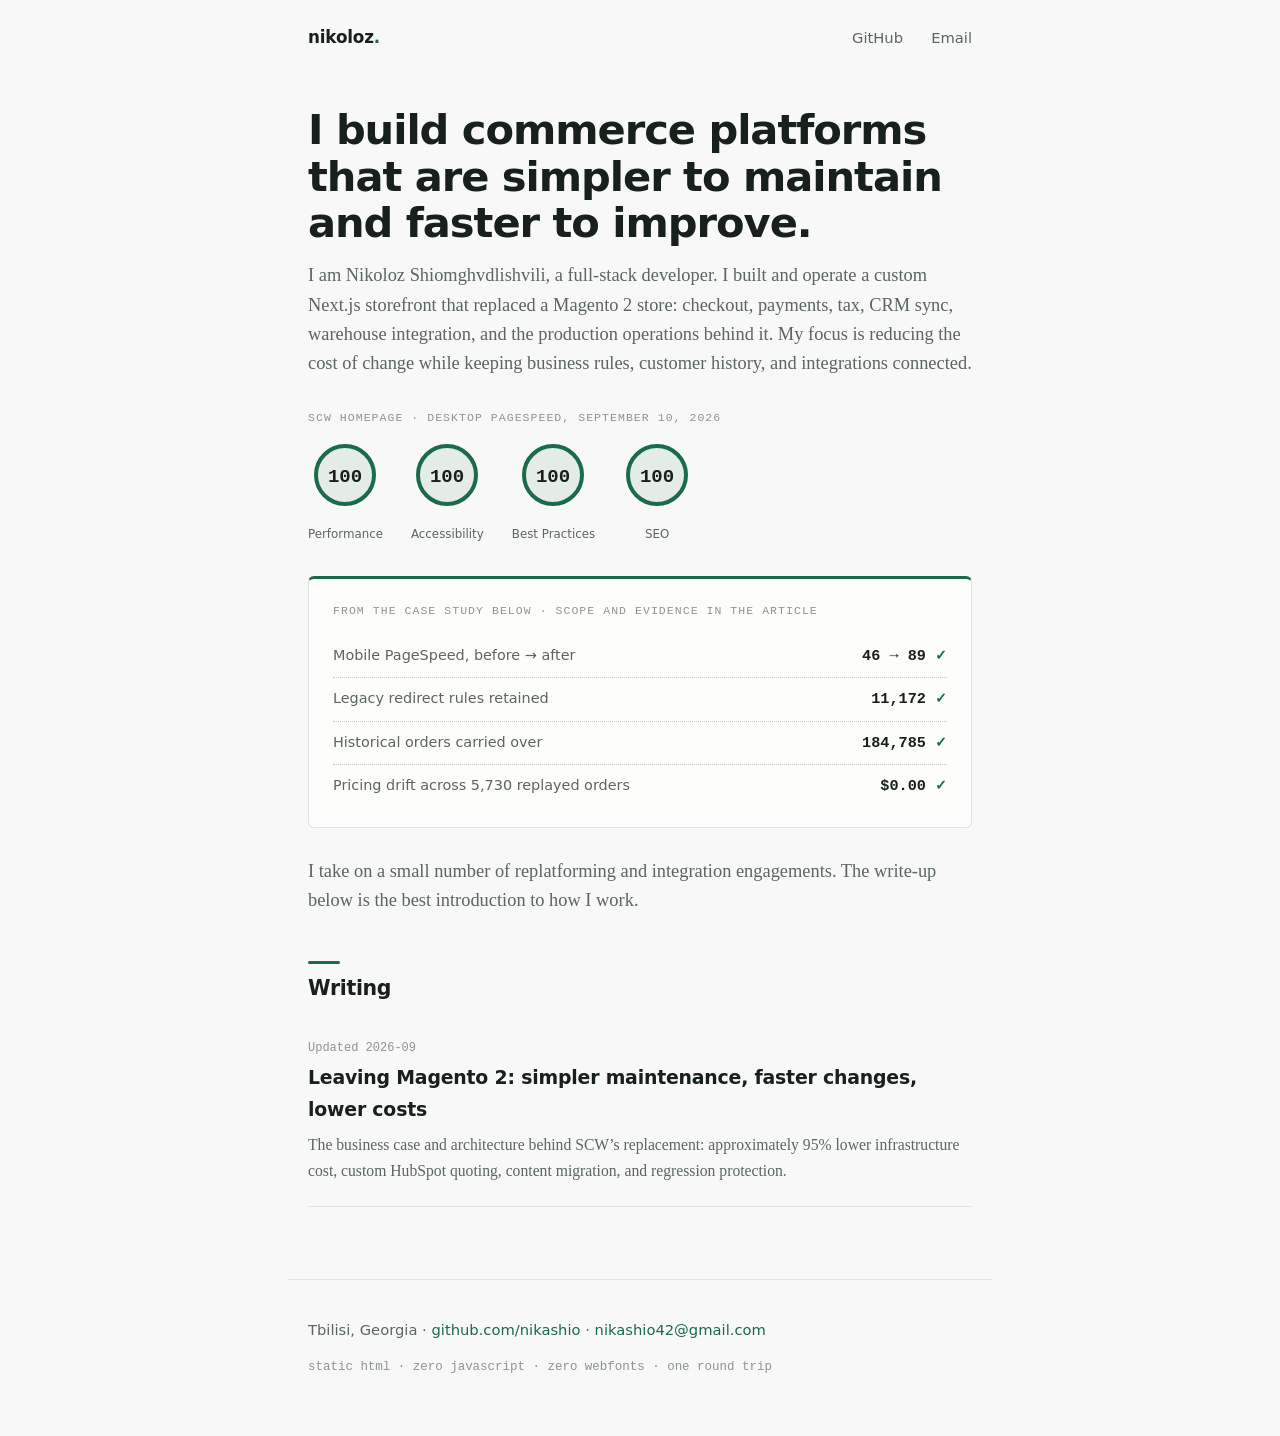
<file: index.html>
<!doctype html>
<html lang="en">
<head>
<meta charset="utf-8">
<meta name="viewport" content="width=device-width, initial-scale=1">
<title>Nikoloz Shiomghvdlishvili</title>
<meta name="description" content="Commerce modernization, custom HubSpot apps, and reliable integrations. Simpler platforms that cost less to operate and are faster to improve.">
<link rel="canonical" href="https://nikashio.github.io/">
<meta property="og:title" content="Nikoloz Shiomghvdlishvili">
<meta property="og:description" content="Commerce modernization, custom HubSpot apps, and reliable integrations. Simpler platforms that cost less to operate and are faster to improve.">
<link rel="stylesheet" href="/style.css">
</head>
<body>
<header class="site">
  <a class="brand" href="/">nikoloz<span>.</span></a>
  <nav class="site">
    <a href="https://github.com/nikashio">GitHub</a>
    <a href="mailto:nikashio42@gmail.com">Email</a>
  </nav>
</header>
<main>
  <h1>I build commerce platforms that are simpler to maintain and faster to improve.</h1>
  <p class="lede">I am Nikoloz Shiomghvdlishvili, a full-stack developer. I built and operate a custom Next.js storefront that replaced a Magento 2 store: checkout, payments, tax, CRM sync, warehouse integration, and the production operations behind it. My focus is reducing the cost of change while keeping business rules, customer history, and integrations connected.</p>

  <div class="rings-block">
    <p class="strip-caption">SCW homepage &middot; desktop PageSpeed, September 10, 2026</p>
    <div class="rings" role="img" aria-label="Desktop Lighthouse scores on September 10, 2026: 100 for Performance, Accessibility, Best Practices, and SEO">
      <div class="ring"><svg viewBox="0 0 68 68" aria-hidden="true"><circle class="disc" cx="34" cy="34" r="29"/><text class="score" x="34" y="41" text-anchor="middle">100</text></svg><span class="ring-label">Performance</span></div>
      <div class="ring"><svg viewBox="0 0 68 68" aria-hidden="true"><circle class="disc" cx="34" cy="34" r="29"/><text class="score" x="34" y="41" text-anchor="middle">100</text></svg><span class="ring-label">Accessibility</span></div>
      <div class="ring"><svg viewBox="0 0 68 68" aria-hidden="true"><circle class="disc" cx="34" cy="34" r="29"/><text class="score" x="34" y="41" text-anchor="middle">100</text></svg><span class="ring-label">Best Practices</span></div>
      <div class="ring"><svg viewBox="0 0 68 68" aria-hidden="true"><circle class="disc" cx="34" cy="34" r="29"/><text class="score" x="34" y="41" text-anchor="middle">100</text></svg><span class="ring-label">SEO</span></div>
    </div>
  </div>

  <div class="ledger">
    <p class="caption">From the case study below &middot; scope and evidence in the article</p>
    <dl>
      <div class="row"><dt>Mobile PageSpeed, before &rarr; after</dt><dd>46 &rarr; 89 <span class="tick">&check;</span></dd></div>
      <div class="row"><dt>Legacy redirect rules retained</dt><dd>11,172 <span class="tick">&check;</span></dd></div>
      <div class="row"><dt>Historical orders carried over</dt><dd>184,785 <span class="tick">&check;</span></dd></div>
      <div class="row"><dt>Pricing drift across 5,730 replayed orders</dt><dd>$0.00 <span class="tick">&check;</span></dd></div>
    </dl>
  </div>

  <p class="lede">I take on a small number of replatforming and integration engagements. The write-up below is the best introduction to how I work.</p>

  <h2>Writing</h2>
  <ul class="post-list">
    <li>
      <span class="date">Updated 2026-09</span>
      <a href="/blog/leaving-magento-2/">Leaving Magento 2: simpler maintenance, faster changes, lower costs</a>
      <p>The business case and architecture behind SCW’s replacement: approximately 95% lower infrastructure cost, custom HubSpot quoting, content migration, and regression protection.</p>
    </li>
  </ul>
</main>
<footer class="site">
  <p>Tbilisi, Georgia &middot; <a href="https://github.com/nikashio">github.com/nikashio</a> &middot; <a href="mailto:nikashio42@gmail.com">nikashio42@gmail.com</a></p>
  <p class="note">static html &middot; zero javascript &middot; zero webfonts &middot; one round trip</p>
</footer>
</body>
</html>
</file>
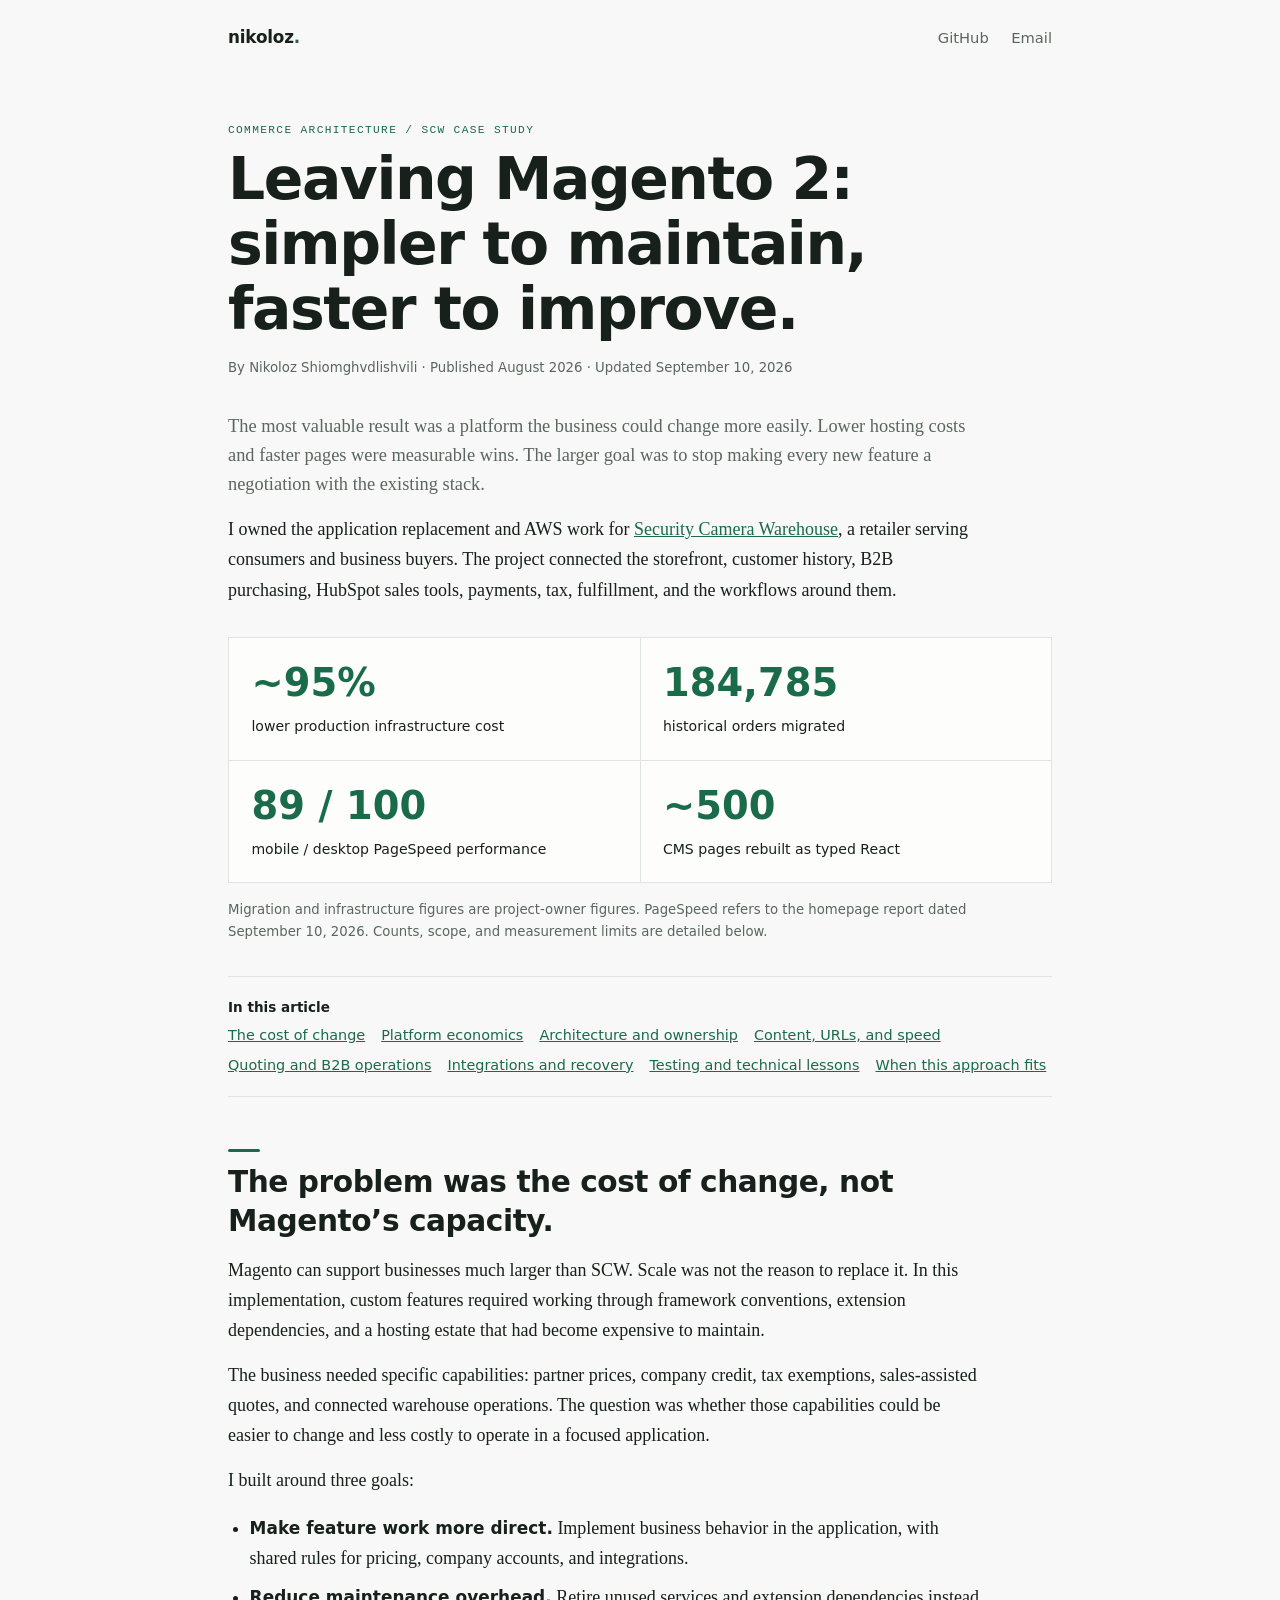
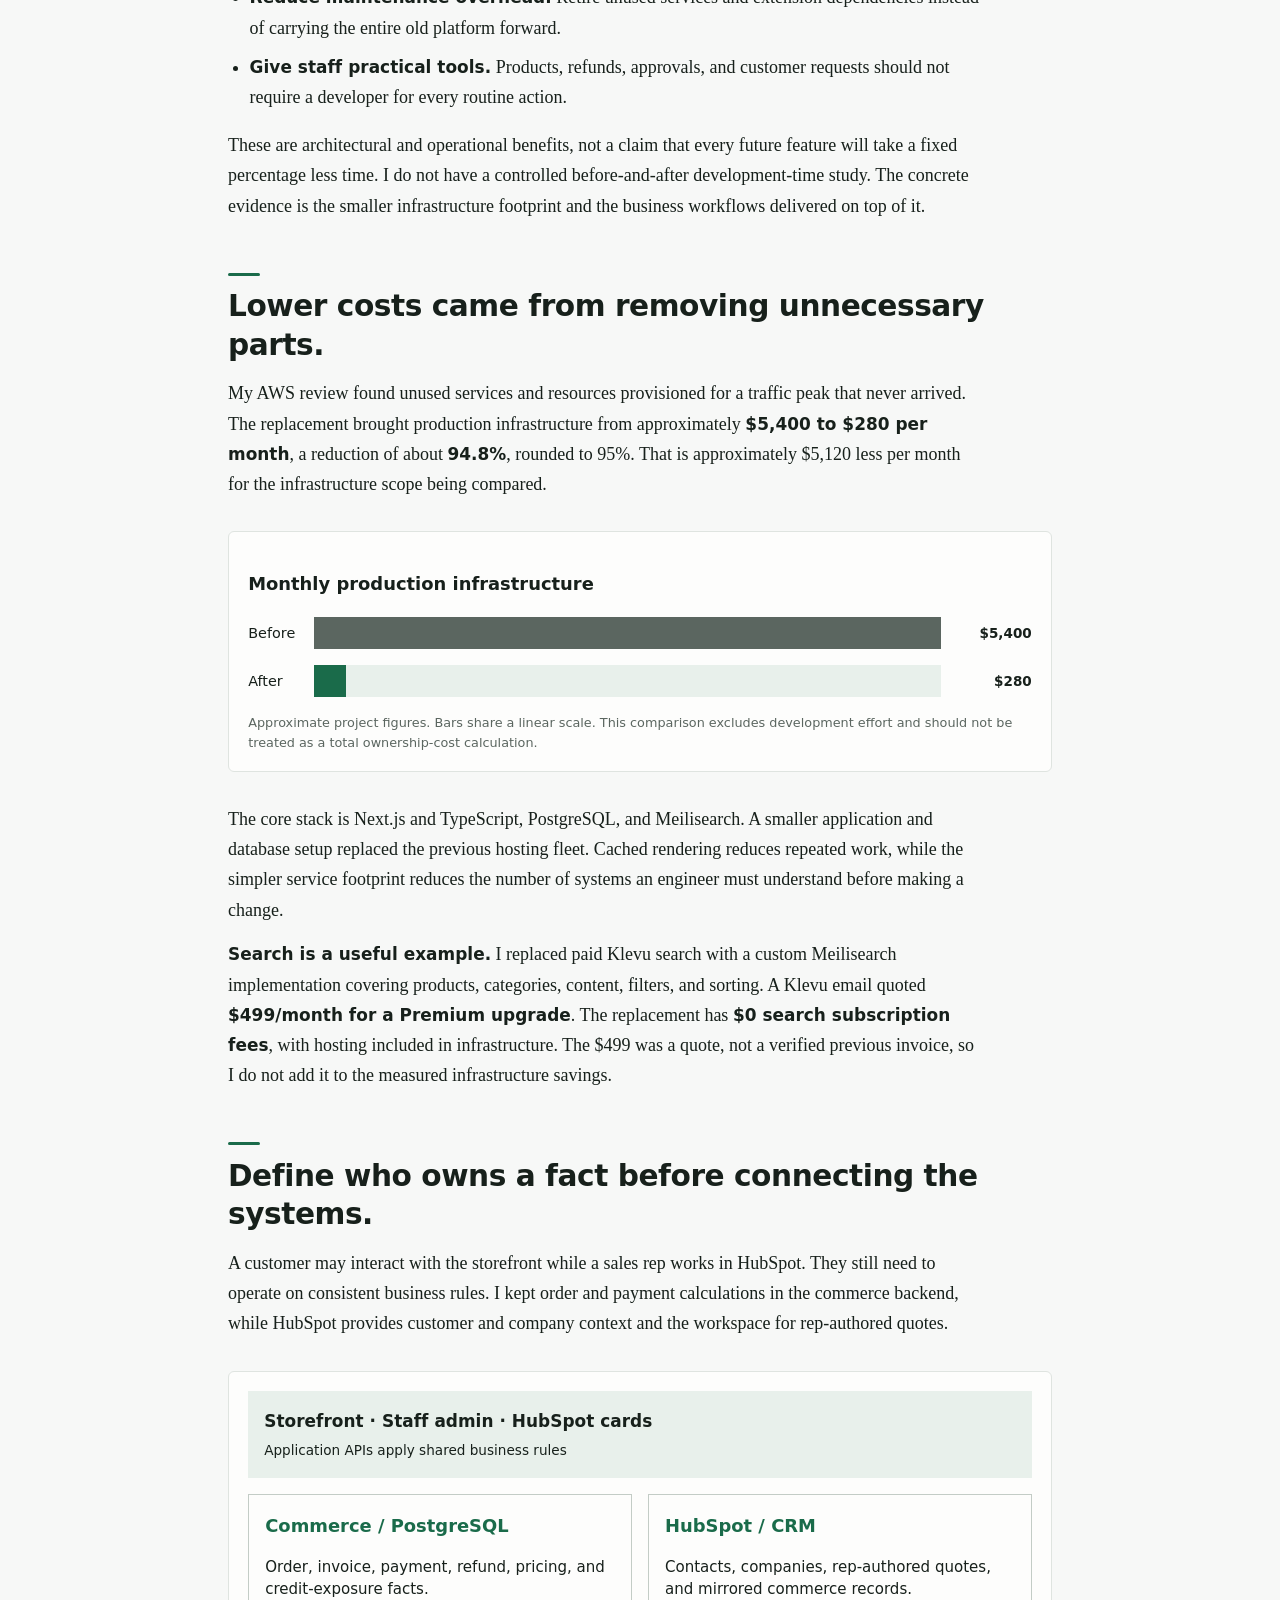
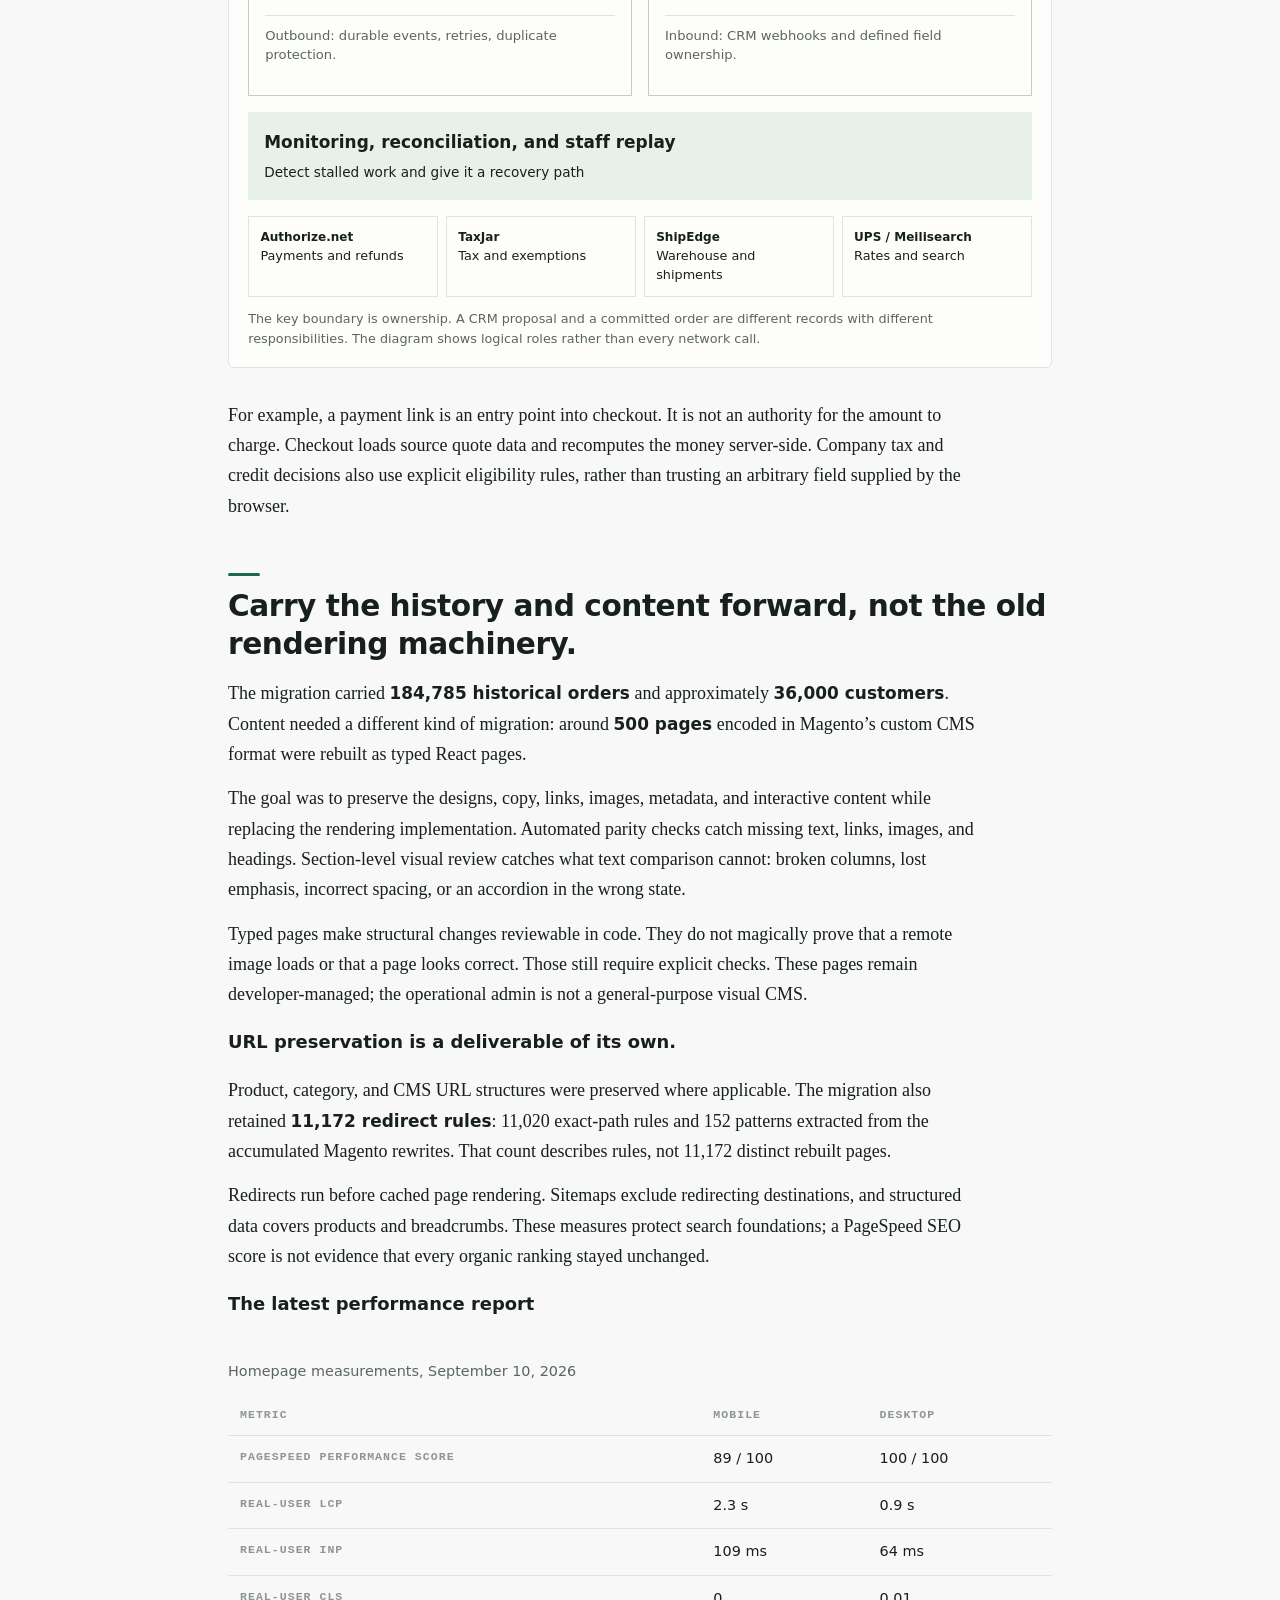
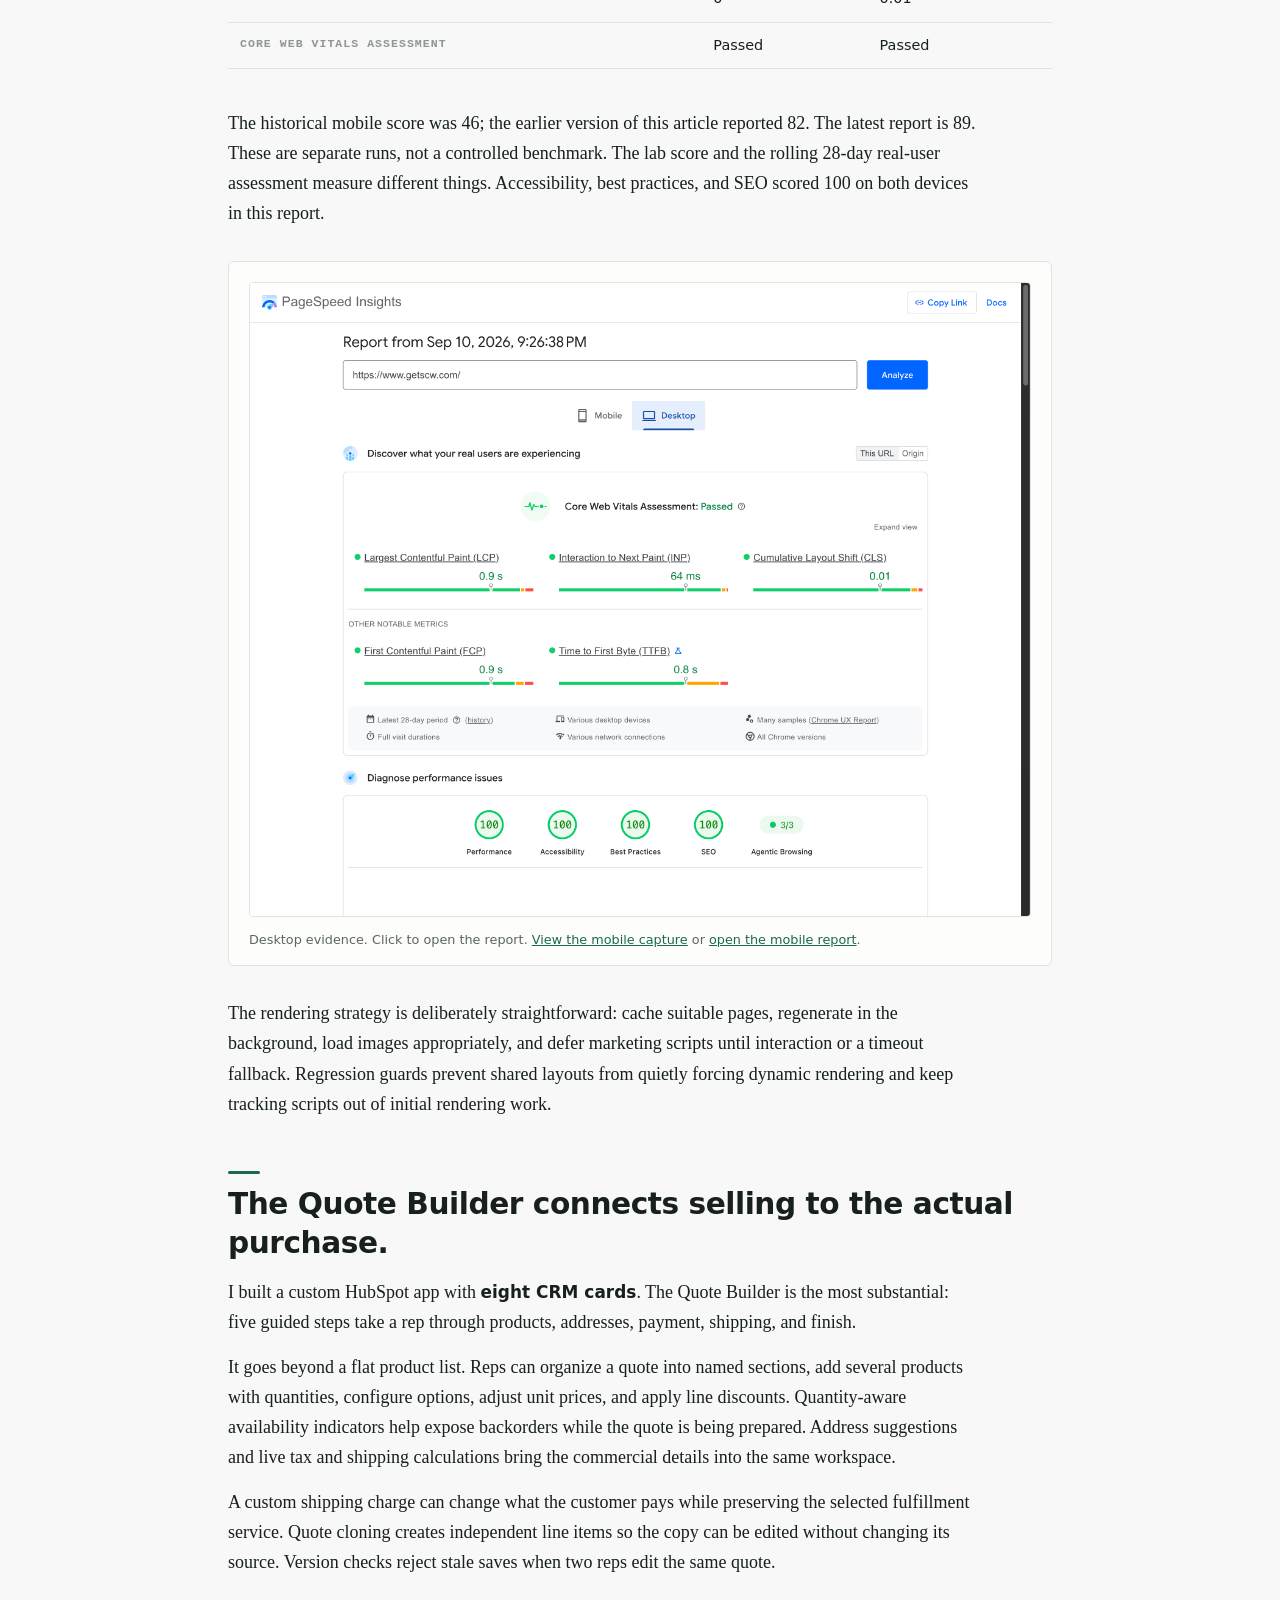
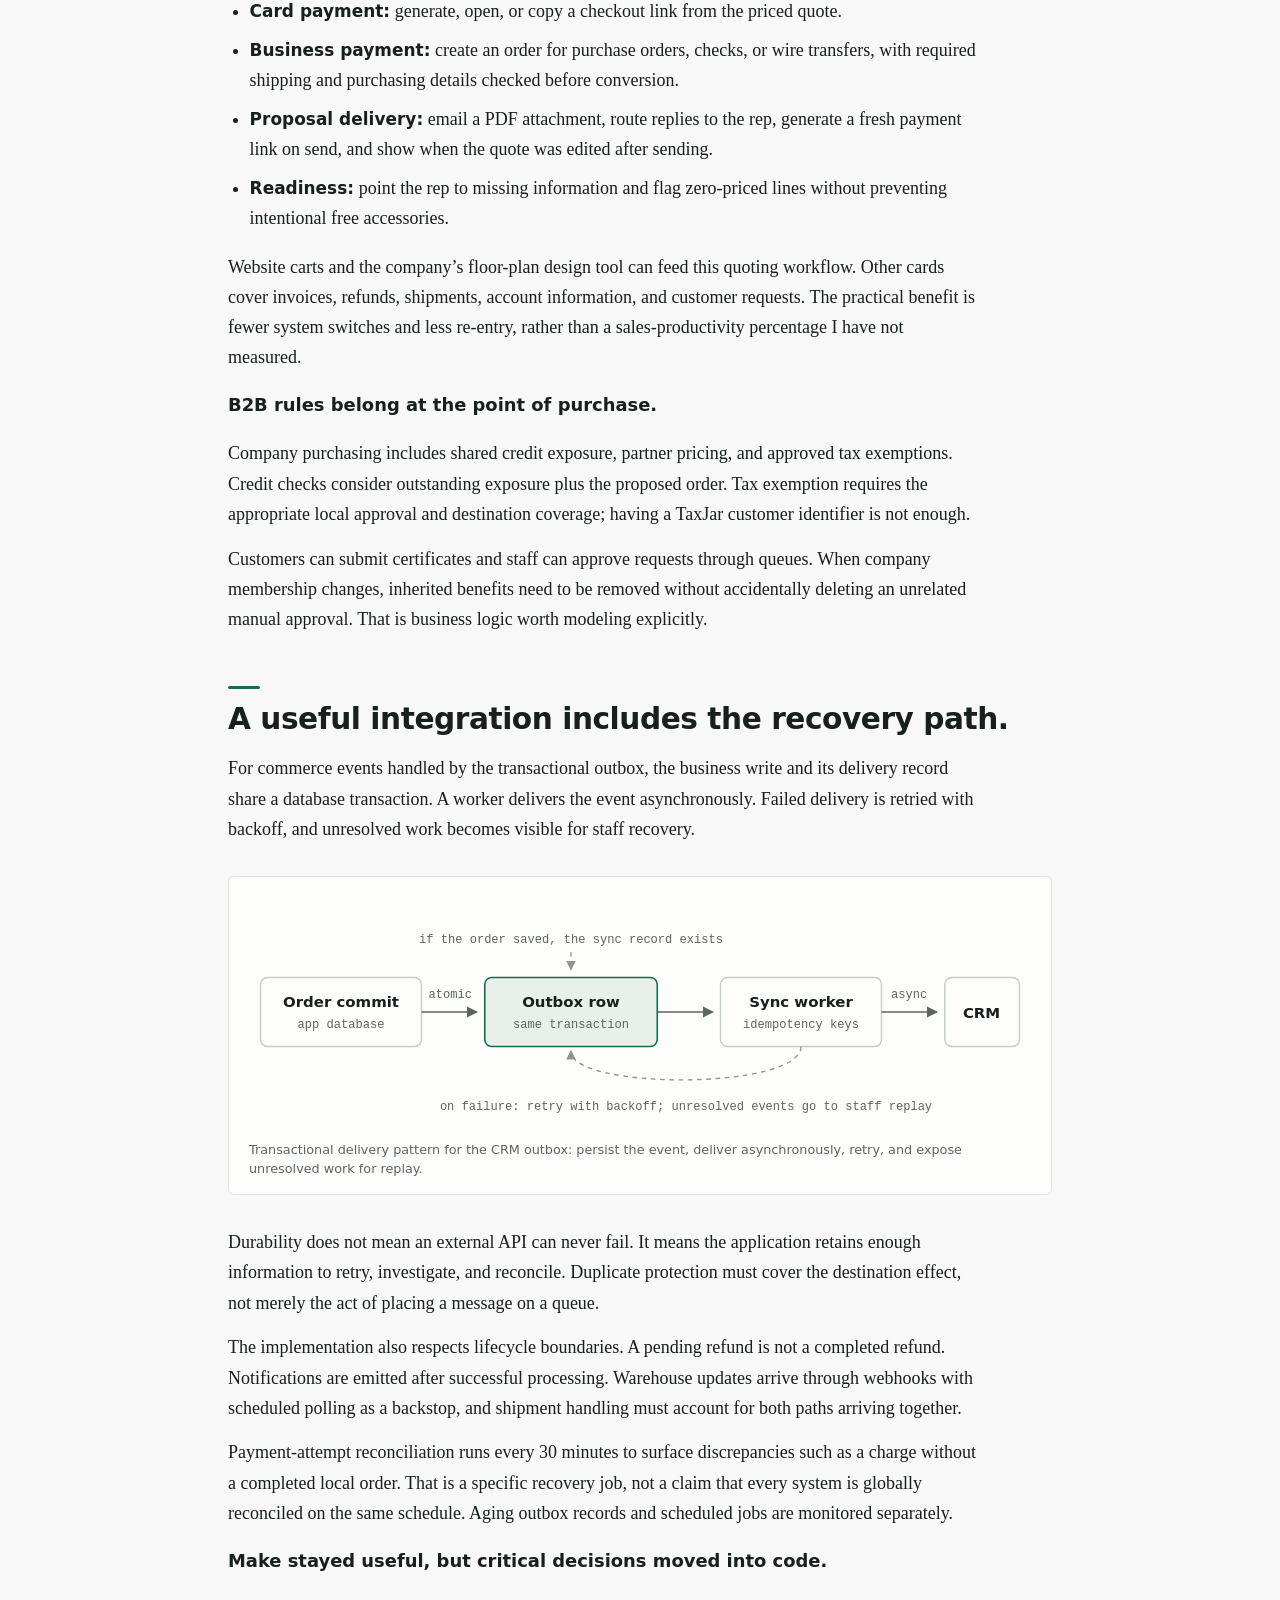
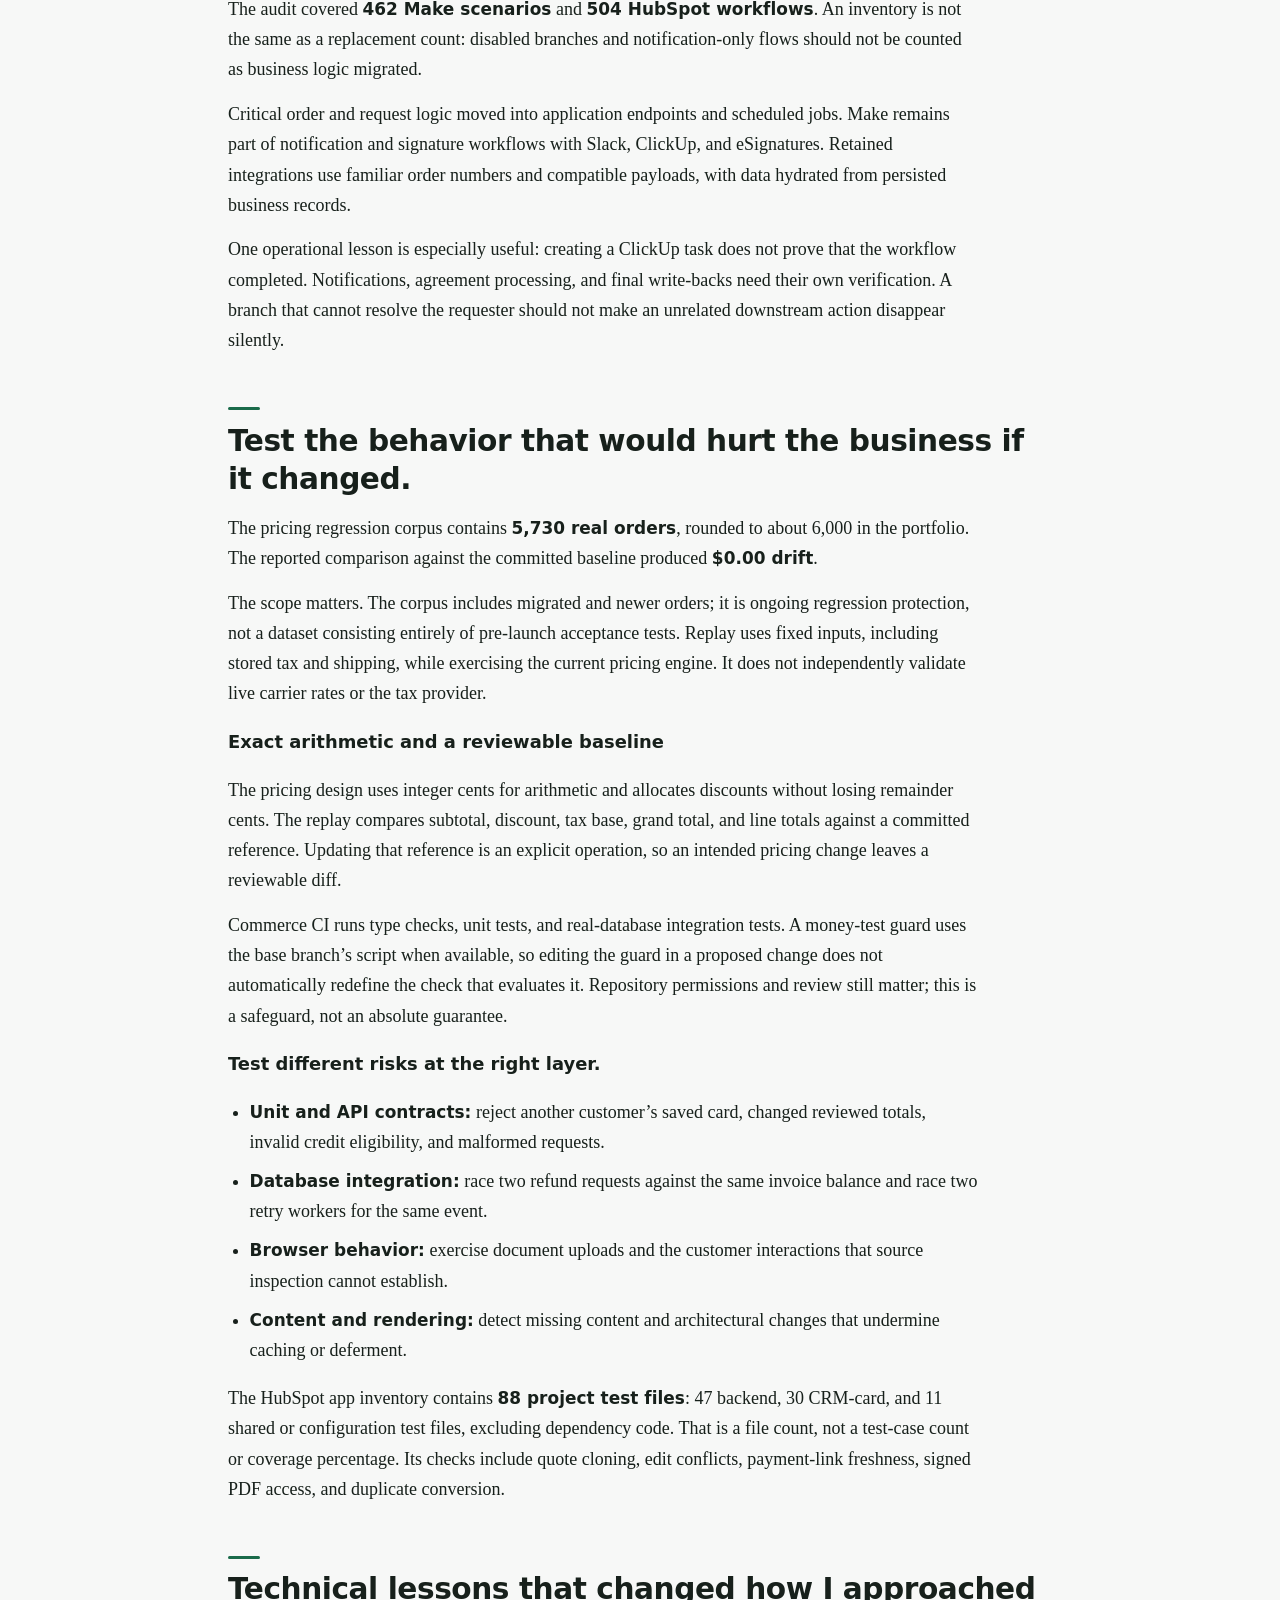
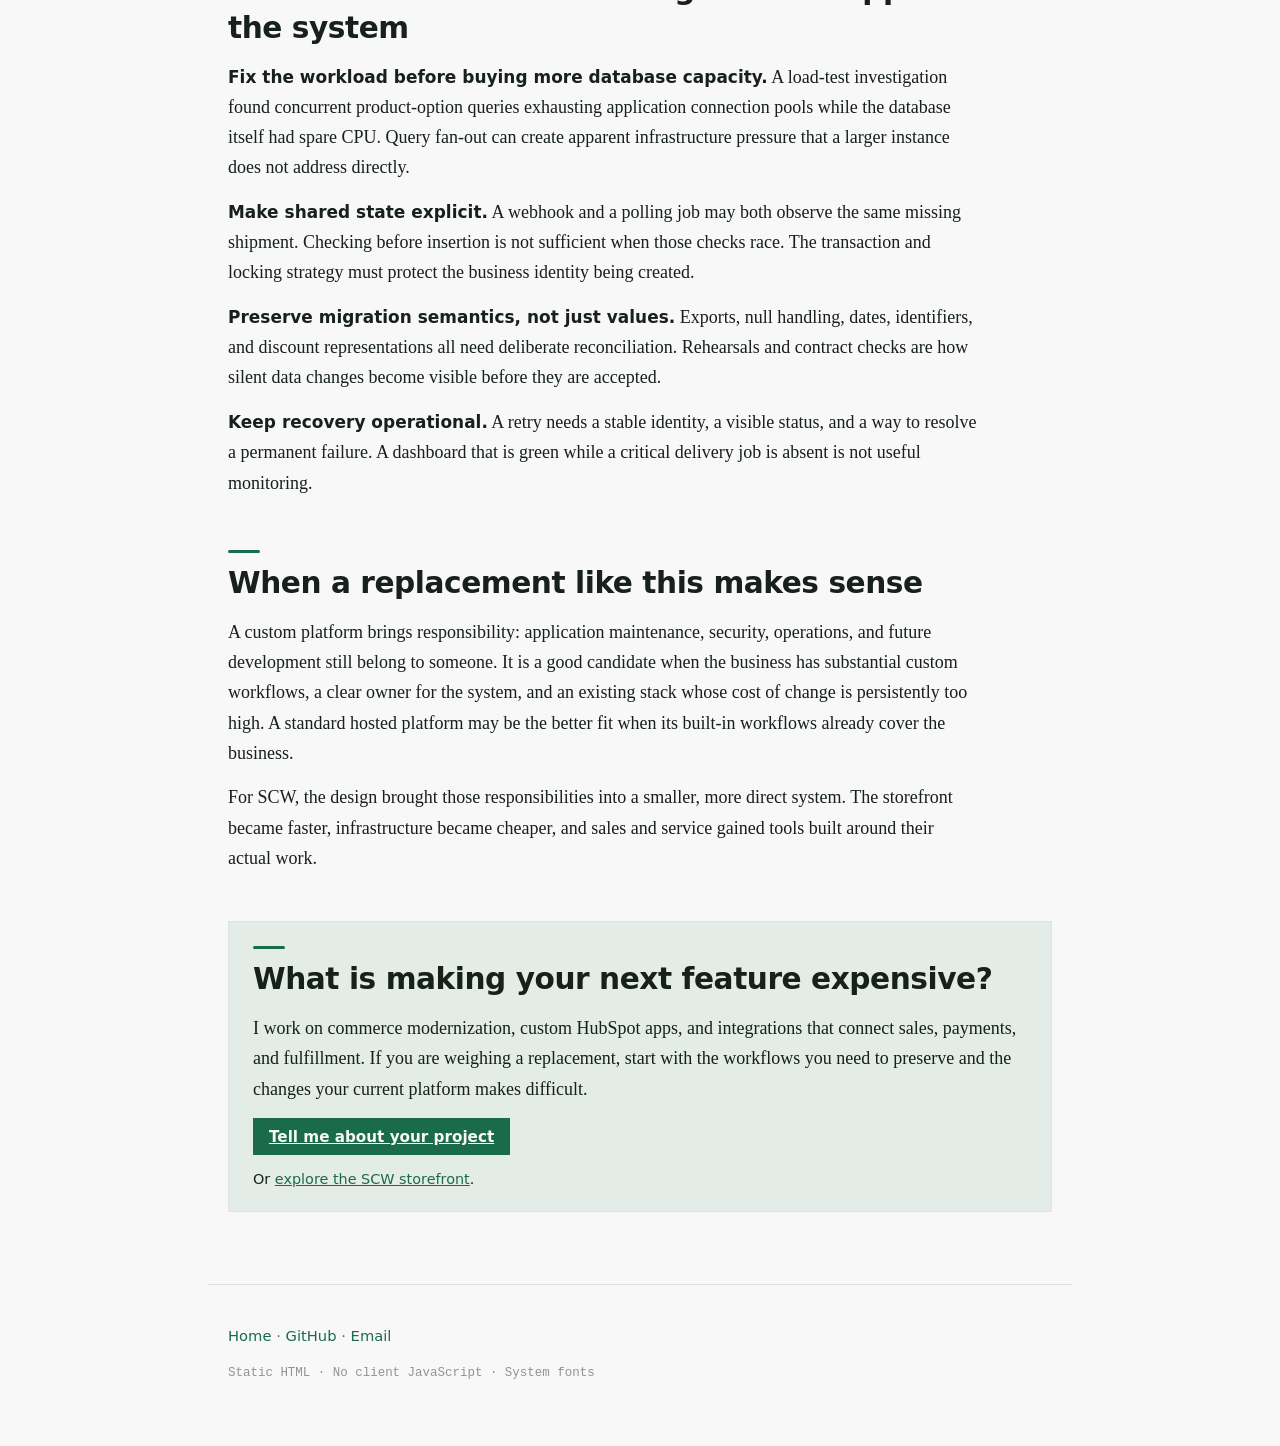
<file: blog/leaving-magento-2/index.html>
<!doctype html>
<html lang="en"><head>
<meta charset="utf-8"><meta name="viewport" content="width=device-width, initial-scale=1">
<title>Leaving Magento 2: simpler maintenance, faster changes, lower costs | Nika Shiomghvdlishvili</title>
<meta name="description" content="How I replaced SCW’s Magento store with a simpler commerce platform: approximately 95% lower infrastructure cost, custom HubSpot quoting, reliable integrations, and pricing regression tests.">
<link rel="canonical" href="https://nikashio.github.io/blog/leaving-magento-2/">
<meta property="og:title" content="Leaving Magento 2: a simpler platform that is faster to improve">
<meta property="og:description" content="The business case and technical decisions behind SCW’s commerce replacement: cost, speed, HubSpot, B2B workflows, and safe change.">
<meta property="og:type" content="article"><meta property="og:url" content="https://nikashio.github.io/blog/leaving-magento-2/">
<meta property="og:image" content="https://nikashio.github.io/blog/leaving-magento-2/img/pagespeed-desktop-2026-09-10.png">
<meta property="og:image:alt" content="SCW desktop PageSpeed report with all four lab scores at 100 and Core Web Vitals passed">
<link rel="stylesheet" href="/style.css"><link rel="stylesheet" href="article.css">
</head><body class="case-study">
<header class="site"><a class="brand" href="/">nikoloz<span>.</span></a><nav class="site" aria-label="Main"><a href="https://github.com/nikashio">GitHub</a><a href="mailto:nikashio42@gmail.com">Email</a></nav></header>
<main><article>
<p class="eyebrow">Commerce architecture / SCW case study</p>
<h1>Leaving Magento 2: simpler to maintain, faster to improve.</h1>
<p class="meta">By Nikoloz Shiomghvdlishvili · Published August 2026 · Updated September 10, 2026</p>
<p class="lede">The most valuable result was a platform the business could change more easily. Lower hosting costs and faster pages were measurable wins. The larger goal was to stop making every new feature a negotiation with the existing stack.</p>
<p>I owned the application replacement and AWS work for <a href="https://www.getscw.com/">Security Camera Warehouse</a>, a retailer serving consumers and business buyers. The project connected the storefront, customer history, B2B purchasing, HubSpot sales tools, payments, tax, fulfillment, and the workflows around them.</p>
<div class="result-grid" aria-label="Project results">
<div><strong>~95%</strong><span>lower production infrastructure cost</span></div>
<div><strong>184,785</strong><span>historical orders migrated</span></div>
<div><strong>89 / 100</strong><span>mobile / desktop PageSpeed performance</span></div>
<div><strong>~500</strong><span>CMS pages rebuilt as typed React</span></div>
</div>
<p class="evidence-note">Migration and infrastructure figures are project-owner figures. PageSpeed refers to the homepage report dated September 10, 2026. Counts, scope, and measurement limits are detailed below.</p>
<nav class="article-nav" aria-label="In this article"><strong>In this article</strong><a href="#cost-of-change">The cost of change</a><a href="#economics">Platform economics</a><a href="#architecture">Architecture and ownership</a><a href="#migration">Content, URLs, and speed</a><a href="#quoting">Quoting and B2B operations</a><a href="#integrations">Integrations and recovery</a><a href="#testing">Testing and technical lessons</a><a href="#fit">When this approach fits</a></nav>
<h2 id="cost-of-change">The problem was the cost of change, not Magento’s capacity.</h2>
<p>Magento can support businesses much larger than SCW. Scale was not the reason to replace it. In this implementation, custom features required working through framework conventions, extension dependencies, and a hosting estate that had become expensive to maintain.</p>
<p>The business needed specific capabilities: partner prices, company credit, tax exemptions, sales-assisted quotes, and connected warehouse operations. The question was whether those capabilities could be easier to change and less costly to operate in a focused application.</p>
<p>I built around three goals:</p>
<ul><li><strong>Make feature work more direct.</strong> Implement business behavior in the application, with shared rules for pricing, company accounts, and integrations.</li><li><strong>Reduce maintenance overhead.</strong> Retire unused services and extension dependencies instead of carrying the entire old platform forward.</li><li><strong>Give staff practical tools.</strong> Products, refunds, approvals, and customer requests should not require a developer for every routine action.</li></ul>
<p>These are architectural and operational benefits, not a claim that every future feature will take a fixed percentage less time. I do not have a controlled before-and-after development-time study. The concrete evidence is the smaller infrastructure footprint and the business workflows delivered on top of it.</p>
<h2 id="economics">Lower costs came from removing unnecessary parts.</h2>
<p>My AWS review found unused services and resources provisioned for a traffic peak that never arrived. The replacement brought production infrastructure from approximately <strong>$5,400 to $280 per month</strong>, a reduction of about <strong>94.8%</strong>, rounded to 95%. That is approximately $5,120 less per month for the infrastructure scope being compared.</p>
<figure class="cost-figure"><h3>Monthly production infrastructure</h3><div class="cost-row"><span>Before</span><div class="cost-track"><div class="cost-fill before" style="width:100%"></div></div><strong>$5,400</strong></div><div class="cost-row"><span>After</span><div class="cost-track"><div class="cost-fill" style="width:5.1852%"></div></div><strong>$280</strong></div><figcaption>Approximate project figures. Bars share a linear scale. This comparison excludes development effort and should not be treated as a total ownership-cost calculation.</figcaption></figure>
<p>The core stack is Next.js and TypeScript, PostgreSQL, and Meilisearch. A smaller application and database setup replaced the previous hosting fleet. Cached rendering reduces repeated work, while the simpler service footprint reduces the number of systems an engineer must understand before making a change.</p>
<p><strong>Search is a useful example.</strong> I replaced paid Klevu search with a custom Meilisearch implementation covering products, categories, content, filters, and sorting. A Klevu email quoted <strong>$499/month for a Premium upgrade</strong>. The replacement has <strong>$0 search subscription fees</strong>, with hosting included in infrastructure. The $499 was a quote, not a verified previous invoice, so I do not add it to the measured infrastructure savings.</p>
<h2 id="architecture">Define who owns a fact before connecting the systems.</h2>
<p>A customer may interact with the storefront while a sales rep works in HubSpot. They still need to operate on consistent business rules. I kept order and payment calculations in the commerce backend, while HubSpot provides customer and company context and the workspace for rep-authored quotes.</p>
<figure class="architecture-figure">
<div class="architecture-entry"><strong>Storefront · Staff admin · HubSpot cards</strong><span>Application APIs apply shared business rules</span></div>
<div class="architecture-pair"><div><h3>Commerce / PostgreSQL</h3><p>Order, invoice, payment, refund, pricing, and credit-exposure facts.</p><p class="direction">Outbound: durable events, retries, duplicate protection.</p></div><div><h3>HubSpot / CRM</h3><p>Contacts, companies, rep-authored quotes, and mirrored commerce records.</p><p class="direction">Inbound: CRM webhooks and defined field ownership.</p></div></div>
<div class="architecture-entry secondary"><strong>Monitoring, reconciliation, and staff replay</strong><span>Detect stalled work and give it a recovery path</span></div>
<div class="integration-grid"><div><strong>Authorize.net</strong><span>Payments and refunds</span></div><div><strong>TaxJar</strong><span>Tax and exemptions</span></div><div><strong>ShipEdge</strong><span>Warehouse and shipments</span></div><div><strong>UPS / Meilisearch</strong><span>Rates and search</span></div></div>
<figcaption>The key boundary is ownership. A CRM proposal and a committed order are different records with different responsibilities. The diagram shows logical roles rather than every network call.</figcaption></figure>
<p>For example, a payment link is an entry point into checkout. It is not an authority for the amount to charge. Checkout loads source quote data and recomputes the money server-side. Company tax and credit decisions also use explicit eligibility rules, rather than trusting an arbitrary field supplied by the browser.</p>
<h2 id="migration">Carry the history and content forward, not the old rendering machinery.</h2>
<p>The migration carried <strong>184,785 historical orders</strong> and approximately <strong>36,000 customers</strong>. Content needed a different kind of migration: around <strong>500 pages</strong> encoded in Magento’s custom CMS format were rebuilt as typed React pages.</p>
<p>The goal was to preserve the designs, copy, links, images, metadata, and interactive content while replacing the rendering implementation. Automated parity checks catch missing text, links, images, and headings. Section-level visual review catches what text comparison cannot: broken columns, lost emphasis, incorrect spacing, or an accordion in the wrong state.</p>
<p>Typed pages make structural changes reviewable in code. They do not magically prove that a remote image loads or that a page looks correct. Those still require explicit checks. These pages remain developer-managed; the operational admin is not a general-purpose visual CMS.</p>
<h3>URL preservation is a deliverable of its own.</h3>
<p>Product, category, and CMS URL structures were preserved where applicable. The migration also retained <strong>11,172 redirect rules</strong>: 11,020 exact-path rules and 152 patterns extracted from the accumulated Magento rewrites. That count describes rules, not 11,172 distinct rebuilt pages.</p>
<p>Redirects run before cached page rendering. Sitemaps exclude redirecting destinations, and structured data covers products and breadcrumbs. These measures protect search foundations; a PageSpeed SEO score is not evidence that every organic ranking stayed unchanged.</p>
<h3>The latest performance report</h3>
<div class="table-scroll"><table><caption>Homepage measurements, September 10, 2026</caption><thead><tr><th scope="col">Metric</th><th scope="col">Mobile</th><th scope="col">Desktop</th></tr></thead><tbody><tr><th scope="row">PageSpeed performance score</th><td>89 / 100</td><td>100 / 100</td></tr><tr><th scope="row">Real-user LCP</th><td>2.3 s</td><td>0.9 s</td></tr><tr><th scope="row">Real-user INP</th><td>109 ms</td><td>64 ms</td></tr><tr><th scope="row">Real-user CLS</th><td>0</td><td>0.01</td></tr><tr><th scope="row">Core Web Vitals assessment</th><td>Passed</td><td>Passed</td></tr></tbody></table></div>
<p>The historical mobile score was 46; the earlier version of this article reported 82. The latest report is 89. These are separate runs, not a controlled benchmark. The lab score and the rolling 28-day real-user assessment measure different things. Accessibility, best practices, and SEO scored 100 on both devices in this report.</p>
<figure><a href="https://pagespeed.web.dev/analysis/https-www-getscw-com/fttrlmfcn6?form_factor=desktop"><img src="img/pagespeed-desktop-2026-09-10.png" alt="SCW desktop PageSpeed report: performance, accessibility, best practices, and SEO all score 100; Core Web Vitals passed" width="2560" height="2080" loading="lazy" decoding="async"></a><figcaption>Desktop evidence. Click to open the report. <a href="img/pagespeed-mobile-2026-09-10.png">View the mobile capture</a> or <a href="https://pagespeed.web.dev/analysis/https-www-getscw-com/fttrlmfcn6?form_factor=mobile">open the mobile report</a>.</figcaption></figure>
<p>The rendering strategy is deliberately straightforward: cache suitable pages, regenerate in the background, load images appropriately, and defer marketing scripts until interaction or a timeout fallback. Regression guards prevent shared layouts from quietly forcing dynamic rendering and keep tracking scripts out of initial rendering work.</p>
<h2 id="quoting">The Quote Builder connects selling to the actual purchase.</h2>
<p>I built a custom HubSpot app with <strong>eight CRM cards</strong>. The Quote Builder is the most substantial: five guided steps take a rep through products, addresses, payment, shipping, and finish.</p>
<p>It goes beyond a flat product list. Reps can organize a quote into named sections, add several products with quantities, configure options, adjust unit prices, and apply line discounts. Quantity-aware availability indicators help expose backorders while the quote is being prepared. Address suggestions and live tax and shipping calculations bring the commercial details into the same workspace.</p>
<p>A custom shipping charge can change what the customer pays while preserving the selected fulfillment service. Quote cloning creates independent line items so the copy can be edited without changing its source. Version checks reject stale saves when two reps edit the same quote.</p>
<ul><li><strong>Card payment:</strong> generate, open, or copy a checkout link from the priced quote.</li><li><strong>Business payment:</strong> create an order for purchase orders, checks, or wire transfers, with required shipping and purchasing details checked before conversion.</li><li><strong>Proposal delivery:</strong> email a PDF attachment, route replies to the rep, generate a fresh payment link on send, and show when the quote was edited after sending.</li><li><strong>Readiness:</strong> point the rep to missing information and flag zero-priced lines without preventing intentional free accessories.</li></ul>
<p>Website carts and the company’s floor-plan design tool can feed this quoting workflow. Other cards cover invoices, refunds, shipments, account information, and customer requests. The practical benefit is fewer system switches and less re-entry, rather than a sales-productivity percentage I have not measured.</p>
<h3>B2B rules belong at the point of purchase.</h3>
<p>Company purchasing includes shared credit exposure, partner pricing, and approved tax exemptions. Credit checks consider outstanding exposure plus the proposed order. Tax exemption requires the appropriate local approval and destination coverage; having a TaxJar customer identifier is not enough.</p>
<p>Customers can submit certificates and staff can approve requests through queues. When company membership changes, inherited benefits need to be removed without accidentally deleting an unrelated manual approval. That is business logic worth modeling explicitly.</p>
<h2 id="integrations">A useful integration includes the recovery path.</h2>
<p>For commerce events handled by the transactional outbox, the business write and its delivery record share a database transaction. A worker delivers the event asynchronously. Failed delivery is retried with backoff, and unresolved work becomes visible for staff recovery.</p>
<figure><svg class="diagram" viewBox="0 0 680 200" role="img" aria-label="Diagram of the transactional outbox: an order commit writes an outbox row in the same database transaction, a sync worker delivers it to the CRM asynchronously, retries with backoff, and permanently failed events go to an admin replay queue">
    <defs>
      <marker id="ah" viewBox="0 0 8 8" refX="7" refY="4" markerWidth="7" markerHeight="7" orient="auto"><path class="arrowhead" d="M0,0 L8,4 L0,8 z"/></marker>
      <marker id="ahs" viewBox="0 0 8 8" refX="7" refY="4" markerWidth="7" markerHeight="7" orient="auto"><path class="arrowhead-soft" d="M0,0 L8,4 L0,8 z"/></marker>
    </defs>
    <rect class="box" x="10" y="70" width="140" height="60" rx="6"/>
    <text class="node" x="80" y="96" text-anchor="middle">Order commit</text>
    <text class="note" x="80" y="114" text-anchor="middle">app database</text>

    <line class="flow" x1="150" y1="100" x2="198" y2="100" marker-end="url(#ah)"/>
    <text class="note" x="175" y="88" text-anchor="middle">atomic</text>

    <rect class="box box-accent" x="205" y="70" width="150" height="60" rx="6"/>
    <text class="node" x="280" y="96" text-anchor="middle">Outbox row</text>
    <text class="note" x="280" y="114" text-anchor="middle">same transaction</text>

    <line class="flow" x1="355" y1="100" x2="403" y2="100" marker-end="url(#ah)"/>

    <rect class="box" x="410" y="70" width="140" height="60" rx="6"/>
    <text class="node" x="480" y="96" text-anchor="middle">Sync worker</text>
    <text class="note" x="480" y="114" text-anchor="middle">idempotency keys</text>

    <line class="flow" x1="550" y1="100" x2="598" y2="100" marker-end="url(#ah)"/>
    <text class="note" x="574" y="88" text-anchor="middle">async</text>

    <rect class="box" x="605" y="70" width="65" height="60" rx="6"/>
    <text class="node" x="637" y="105" text-anchor="middle">CRM</text>

    <path class="flow-soft" d="M 480 130 C 480 168, 280 168, 280 134" marker-end="url(#ahs)"/>
    <text class="note" x="380" y="185" text-anchor="middle">on failure: retry with backoff; unresolved events go to staff replay</text>

    <text class="note" x="280" y="40" text-anchor="middle">if the order saved, the sync record exists</text>
    <line class="flow-soft" x1="280" y1="48" x2="280" y2="63" marker-end="url(#ahs)"/>
  </svg><figcaption>Transactional delivery pattern for the CRM outbox: persist the event, deliver asynchronously, retry, and expose unresolved work for replay.</figcaption></figure>
<p>Durability does not mean an external API can never fail. It means the application retains enough information to retry, investigate, and reconcile. Duplicate protection must cover the destination effect, not merely the act of placing a message on a queue.</p>
<p>The implementation also respects lifecycle boundaries. A pending refund is not a completed refund. Notifications are emitted after successful processing. Warehouse updates arrive through webhooks with scheduled polling as a backstop, and shipment handling must account for both paths arriving together.</p>
<p>Payment-attempt reconciliation runs every 30 minutes to surface discrepancies such as a charge without a completed local order. That is a specific recovery job, not a claim that every system is globally reconciled on the same schedule. Aging outbox records and scheduled jobs are monitored separately.</p>
<h3>Make stayed useful, but critical decisions moved into code.</h3>
<p>The audit covered <strong>462 Make scenarios</strong> and <strong>504 HubSpot workflows</strong>. An inventory is not the same as a replacement count: disabled branches and notification-only flows should not be counted as business logic migrated.</p>
<p>Critical order and request logic moved into application endpoints and scheduled jobs. Make remains part of notification and signature workflows with Slack, ClickUp, and eSignatures. Retained integrations use familiar order numbers and compatible payloads, with data hydrated from persisted business records.</p>
<p>One operational lesson is especially useful: creating a ClickUp task does not prove that the workflow completed. Notifications, agreement processing, and final write-backs need their own verification. A branch that cannot resolve the requester should not make an unrelated downstream action disappear silently.</p>
<h2 id="testing">Test the behavior that would hurt the business if it changed.</h2>
<p>The pricing regression corpus contains <strong>5,730 real orders</strong>, rounded to about 6,000 in the portfolio. The reported comparison against the committed baseline produced <strong>$0.00 drift</strong>.</p>
<p>The scope matters. The corpus includes migrated and newer orders; it is ongoing regression protection, not a dataset consisting entirely of pre-launch acceptance tests. Replay uses fixed inputs, including stored tax and shipping, while exercising the current pricing engine. It does not independently validate live carrier rates or the tax provider.</p>
<h3>Exact arithmetic and a reviewable baseline</h3>
<p>The pricing design uses integer cents for arithmetic and allocates discounts without losing remainder cents. The replay compares subtotal, discount, tax base, grand total, and line totals against a committed reference. Updating that reference is an explicit operation, so an intended pricing change leaves a reviewable diff.</p>
<p>Commerce CI runs type checks, unit tests, and real-database integration tests. A money-test guard uses the base branch’s script when available, so editing the guard in a proposed change does not automatically redefine the check that evaluates it. Repository permissions and review still matter; this is a safeguard, not an absolute guarantee.</p>
<h3>Test different risks at the right layer.</h3>
<ul><li><strong>Unit and API contracts:</strong> reject another customer’s saved card, changed reviewed totals, invalid credit eligibility, and malformed requests.</li><li><strong>Database integration:</strong> race two refund requests against the same invoice balance and race two retry workers for the same event.</li><li><strong>Browser behavior:</strong> exercise document uploads and the customer interactions that source inspection cannot establish.</li><li><strong>Content and rendering:</strong> detect missing content and architectural changes that undermine caching or deferment.</li></ul>
<p>The HubSpot app inventory contains <strong>88 project test files</strong>: 47 backend, 30 CRM-card, and 11 shared or configuration test files, excluding dependency code. That is a file count, not a test-case count or coverage percentage. Its checks include quote cloning, edit conflicts, payment-link freshness, signed PDF access, and duplicate conversion.</p>
<h2>Technical lessons that changed how I approached the system</h2>
<p><strong>Fix the workload before buying more database capacity.</strong> A load-test investigation found concurrent product-option queries exhausting application connection pools while the database itself had spare CPU. Query fan-out can create apparent infrastructure pressure that a larger instance does not address directly.</p>
<p><strong>Make shared state explicit.</strong> A webhook and a polling job may both observe the same missing shipment. Checking before insertion is not sufficient when those checks race. The transaction and locking strategy must protect the business identity being created.</p>
<p><strong>Preserve migration semantics, not just values.</strong> Exports, null handling, dates, identifiers, and discount representations all need deliberate reconciliation. Rehearsals and contract checks are how silent data changes become visible before they are accepted.</p>
<p><strong>Keep recovery operational.</strong> A retry needs a stable identity, a visible status, and a way to resolve a permanent failure. A dashboard that is green while a critical delivery job is absent is not useful monitoring.</p>
<h2 id="fit">When a replacement like this makes sense</h2>
<p>A custom platform brings responsibility: application maintenance, security, operations, and future development still belong to someone. It is a good candidate when the business has substantial custom workflows, a clear owner for the system, and an existing stack whose cost of change is persistently too high. A standard hosted platform may be the better fit when its built-in workflows already cover the business.</p>
<p>For SCW, the design brought those responsibilities into a smaller, more direct system. The storefront became faster, infrastructure became cheaper, and sales and service gained tools built around their actual work.</p>
<aside class="project-cta"><h2>What is making your next feature expensive?</h2><p>I work on commerce modernization, custom HubSpot apps, and integrations that connect sales, payments, and fulfillment. If you are weighing a replacement, start with the workflows you need to preserve and the changes your current platform makes difficult.</p><a href="mailto:nikashio42@gmail.com?subject=Commerce%20and%20HubSpot%20project">Tell me about your project</a><span>Or <a href="https://www.getscw.com/">explore the SCW storefront</a>.</span></aside>
</article></main><footer class="site"><p><a href="/">Home</a> · <a href="https://github.com/nikashio">GitHub</a> · <a href="mailto:nikashio42@gmail.com">Email</a></p><p class="note">Static HTML · No client JavaScript · System fonts</p></footer></body></html>
</file>
<file: style.css>
/* Ledger design system.
   Brand thesis: exact-cent correctness. Paper, ink, one banknote green.
   Zero JS, zero webfonts: system serif body, heavy system sans display,
   monospace for every number (tabular, like a ledger). */

:root {
  --paper: #f7f8f7;
  --card: #fdfdfc;
  --ink: #17201b;
  --ink-2: #5b6660;
  --ink-3: #8d968f;
  --green: #1a6b4a;
  --green-soft: rgba(26, 107, 74, 0.09);
  --rule: #dfe4e0;
  --rule-strong: #c3ccc6;
  --max: 44rem;
  --sans: ui-sans-serif, system-ui, -apple-system, "Segoe UI", Helvetica, Arial, sans-serif;
  --serif: Charter, "Bitstream Charter", "Iowan Old Style", Georgia, serif;
  --mono: ui-monospace, "SF Mono", SFMono-Regular, Menlo, Consolas, monospace;
}

@media (prefers-color-scheme: dark) {
  :root {
    --paper: #101613;
    --card: #161d19;
    --ink: #e6eae7;
    --ink-2: #a3ada6;
    --ink-3: #767f79;
    --green: #58be8f;
    --green-soft: rgba(88, 190, 143, 0.12);
    --rule: #263029;
    --rule-strong: #37453d;
  }
}

* { box-sizing: border-box; }

html { -webkit-text-size-adjust: 100%; }

body {
  margin: 0;
  background: var(--paper);
  color: var(--ink);
  font-family: var(--serif);
  font-size: 1.125rem;
  line-height: 1.68;
}

::selection { background: var(--green); color: var(--paper); }

:focus-visible { outline: 2px solid var(--green); outline-offset: 2px; }

/* ---------- chrome ---------- */

header.site {
  max-width: var(--max);
  margin: 0 auto;
  padding: 1.4rem 1.25rem;
  display: flex;
  align-items: baseline;
  justify-content: space-between;
  gap: 1rem;
  font-family: var(--sans);
}

.brand {
  font-weight: 800;
  font-size: 1.05rem;
  letter-spacing: -0.01em;
  text-decoration: none;
  color: var(--ink);
}

.brand span { color: var(--green); }

nav.site a {
  color: var(--ink-2);
  text-decoration: none;
  margin-left: 1.4rem;
  font-size: 0.92rem;
}

nav.site a:hover { color: var(--green); }

main {
  max-width: var(--max);
  margin: 0 auto;
  padding: 2rem 1.25rem 4.5rem;
}

footer.site {
  max-width: var(--max);
  margin: 0 auto;
  padding: 1.5rem 1.25rem 3rem;
  border-top: 1px solid var(--rule);
  color: var(--ink-2);
  font-size: 0.92rem;
  font-family: var(--sans);
}

footer.site .note {
  font-family: var(--mono);
  font-size: 0.78rem;
  color: var(--ink-3);
}

footer.site a { color: var(--green); text-decoration: none; }
footer.site a:hover { text-decoration: underline; }

/* ---------- type ---------- */

h1 {
  font-family: var(--sans);
  font-weight: 800;
  font-size: clamp(1.8rem, 5.5vw, 2.6rem);
  line-height: 1.12;
  letter-spacing: -0.025em;
  margin: 0 0 0.75rem;
}

h2 {
  font-family: var(--sans);
  font-weight: 750;
  font-size: 1.28rem;
  line-height: 1.3;
  letter-spacing: -0.015em;
  margin: 2.8rem 0 0.8rem;
}

h2::before {
  content: "";
  display: block;
  width: 2rem;
  height: 3px;
  background: var(--green);
  margin-bottom: 0.7rem;
  border-radius: 2px;
}

p { margin: 0.9rem 0; }

.lede {
  font-size: 1.15rem;
  color: var(--ink-2);
  line-height: 1.6;
}

a { color: var(--green); }

strong { font-family: var(--sans); font-size: 0.94em; letter-spacing: 0.002em; }

em { color: var(--ink-2); }

hr { border: none; border-top: 1px solid var(--rule); margin: 2.2rem 0; }

ul, ol { padding-left: 1.35rem; }

li { margin: 0.55rem 0; }

.meta {
  font-family: var(--mono);
  font-size: 0.8rem;
  color: var(--ink-3);
  margin-bottom: 2rem;
}

/* Every number wears the ledger face. */
.num, td.n, .ledger dd {
  font-family: var(--mono);
  font-variant-numeric: tabular-nums;
  font-size: 0.92em;
}

/* ---------- the verification ledger (signature) ---------- */

.ledger {
  background: var(--card);
  border: 1px solid var(--rule);
  border-top: 3px solid var(--green);
  border-radius: 6px;
  padding: 1.4rem 1.5rem 1.2rem;
  margin: 1.8rem 0;
}

.ledger .caption {
  font-family: var(--mono);
  font-size: 0.72rem;
  letter-spacing: 0.09em;
  text-transform: uppercase;
  color: var(--ink-3);
  margin: 0 0 0.9rem;
}

.ledger dl { margin: 0; }

.ledger .row {
  display: flex;
  align-items: baseline;
  gap: 0.6rem;
  padding: 0.5rem 0;
  border-bottom: 1px dotted var(--rule-strong);
}

.ledger .row:last-child { border-bottom: none; }

.ledger dt {
  font-family: var(--sans);
  font-size: 0.9rem;
  color: var(--ink-2);
  flex: 1;
}

.ledger dd {
  margin: 0;
  font-size: 0.95rem;
  font-weight: 600;
  text-align: right;
  white-space: nowrap;
}

.ledger .tick {
  color: var(--green);
  font-family: var(--mono);
  font-size: 0.9rem;
}

/* ---------- tables ---------- */

table {
  border-collapse: collapse;
  width: 100%;
  margin: 1.5rem 0;
  font-family: var(--sans);
  font-size: 0.94rem;
  line-height: 1.5;
}

th, td {
  text-align: left;
  vertical-align: top;
  padding: 0.6rem 0.75rem 0.6rem 0;
  border-bottom: 1px solid var(--rule);
}

th {
  font-family: var(--mono);
  font-size: 0.72rem;
  letter-spacing: 0.09em;
  text-transform: uppercase;
  color: var(--ink-3);
  font-weight: 600;
  border-bottom: 1px solid var(--rule-strong);
}

/* ---------- figures & charts ---------- */

figure {
  margin: 2rem 0;
  background: var(--card);
  border: 1px solid var(--rule);
  border-radius: 6px;
  padding: 1.25rem 1.25rem 1rem;
}

figure.bare { background: none; border: none; padding: 0; }

figure img {
  display: block;
  width: 100%;
  height: auto;
  border-radius: 4px;
  border: 1px solid var(--rule);
  background: #fff;
}

figcaption {
  font-family: var(--sans);
  font-size: 0.85rem;
  color: var(--ink-2);
  margin-top: 0.8rem;
  line-height: 1.5;
}

.chart-row {
  display: flex;
  gap: 1.5rem;
  flex-wrap: wrap;
}

.chart-row > div { flex: 1 1 16rem; min-width: 0; }

.chart-title {
  font-family: var(--sans);
  font-weight: 600;
  font-size: 0.88rem;
  margin: 0 0 0.4rem;
}

svg.chart { width: 100%; height: auto; display: block; overflow: visible; }

svg.chart .axis { stroke: var(--rule-strong); stroke-width: 1; }
svg.chart .grid { stroke: var(--rule); stroke-width: 1; }
svg.chart .bar-after { fill: var(--green); }
svg.chart .bar-before { fill: var(--green-soft); stroke: var(--green); stroke-width: 1.5; }
svg.chart .val {
  font-family: var(--mono);
  font-variant-numeric: tabular-nums;
  font-size: 15px;
  font-weight: 600;
  fill: var(--ink);
}
svg.chart .lbl { font-family: var(--sans); font-size: 12.5px; fill: var(--ink-2); }
svg.chart .tick-lbl { font-family: var(--mono); font-size: 10.5px; fill: var(--ink-3); }

svg.diagram { width: 100%; height: auto; display: block; }
svg.diagram .box { fill: var(--card); stroke: var(--rule-strong); stroke-width: 1.2; rx: 6; }
svg.diagram .box-accent { fill: var(--green-soft); stroke: var(--green); stroke-width: 1.4; }
svg.diagram .flow { stroke: var(--ink-2); stroke-width: 1.4; fill: none; }
svg.diagram .flow-soft { stroke: var(--ink-3); stroke-width: 1.2; fill: none; stroke-dasharray: 4 4; }
svg.diagram .node {
  font-family: var(--sans);
  font-size: 13px;
  font-weight: 600;
  fill: var(--ink);
}
svg.diagram .note { font-family: var(--mono); font-size: 10.5px; fill: var(--ink-2); }
svg.diagram .arrowhead { fill: var(--ink-2); }
svg.diagram .arrowhead-soft { fill: var(--ink-3); }

/* ---------- post list (home) ---------- */

.post-list { list-style: none; padding: 0; margin: 1rem 0 0; }

.post-list li {
  margin: 0;
  padding: 1.3rem 0;
  border-bottom: 1px solid var(--rule);
}

.post-list .date {
  font-family: var(--mono);
  font-size: 0.75rem;
  color: var(--ink-3);
  display: block;
  margin-bottom: 0.25rem;
}

.post-list a {
  font-family: var(--sans);
  font-weight: 700;
  font-size: 1.18rem;
  letter-spacing: -0.01em;
  text-decoration: none;
  color: var(--ink);
}

.post-list a:hover { color: var(--green); }

.post-list p { margin: 0.4rem 0 0; color: var(--ink-2); font-size: 0.98rem; }

@media (prefers-reduced-motion: no-preference) {
  a, nav.site a, .post-list a { transition: color 120ms ease; }
}

@media (max-width: 640px) {
  body { font-size: 1.05rem; }
  .ledger { padding: 1.1rem 1rem 0.9rem; }
  .ledger dt { font-size: 0.84rem; }
  .ledger dd { font-size: 0.88rem; }
  table { display: block; overflow-x: auto; }
}

/* ---------- lighthouse rings ---------- */

.rings-block { margin: 1.8rem 0; }

.strip-caption {
  font-family: var(--mono);
  font-size: 0.72rem;
  letter-spacing: 0.09em;
  text-transform: uppercase;
  color: var(--ink-3);
  margin: 0 0 0.9rem;
}

.rings { display: flex; gap: 1.75rem; flex-wrap: wrap; }

.ring { text-align: center; }

.ring svg { width: 68px; height: 68px; display: block; margin: 0 auto 0.45rem; }

.ring .disc { fill: var(--green-soft); stroke: var(--green); stroke-width: 4; }

.ring .score {
  font-family: var(--mono);
  font-variant-numeric: tabular-nums;
  font-weight: 700;
  font-size: 19px;
  fill: var(--ink);
}

.ring-label { font-family: var(--sans); font-size: 0.74rem; color: var(--ink-2); }

/* ---------- section eyebrows & pull quotes ---------- */

.eyebrow {
  display: block;
  font-family: var(--mono);
  font-size: 0.7rem;
  font-weight: 400;
  letter-spacing: 0.12em;
  text-transform: uppercase;
  color: var(--green);
  margin-bottom: 0.4rem;
}

.pull {
  border-left: 3px solid var(--green);
  margin: 2rem 0;
  padding: 0.2rem 0 0.2rem 1.2rem;
  font-family: var(--sans);
  font-weight: 700;
  font-size: 1.35rem;
  line-height: 1.35;
  letter-spacing: -0.01em;
}

.pull .num { font-size: 1em; }
</file>
<file: blog/leaving-magento-2/article.css>
/* Article-only layout, using the existing light and dark palette. */
.case-study{--max:54rem}.case-study article>p,.case-study article>ul,.case-study article>ol{max-width:47rem}.case-study h1{font-size:clamp(2.2rem,6vw,3.65rem);max-width:50rem}.case-study h2{font-size:clamp(1.4rem,3vw,1.85rem);margin-top:3.25rem;scroll-margin-top:1.5rem}.case-study h3{font-family:var(--sans);font-size:1.12rem}.case-study .meta,.evidence-note{font-family:var(--sans);font-size:.83rem;color:var(--ink-2)}.result-grid{display:grid;grid-template-columns:repeat(2,minmax(0,1fr));gap:1px;background:var(--rule);border:1px solid var(--rule);margin:2rem 0 1rem}.result-grid>div{padding:1.4rem;background:var(--card)}.result-grid strong{font:750 clamp(1.8rem,4vw,2.4rem)/1.2 var(--sans);color:var(--green);display:block}.result-grid span{font:.88rem/1.5 var(--sans);display:block;margin-top:.6rem}.article-nav{display:flex;flex-wrap:wrap;gap:.5rem 1rem;padding:1.25rem 0;border-block:1px solid var(--rule);font:.9rem/1.5 var(--sans);margin:2rem 0}.article-nav strong{flex-basis:100%}.case-study figure{margin:2rem 0}.case-study figure img{display:block;max-width:100%;height:auto;border:1px solid var(--rule)}.case-study figcaption{font:.8rem/1.5 var(--sans);color:var(--ink-2);margin-top:.8rem}.cost-figure,.architecture-figure{border:1px solid var(--rule);padding:1.2rem;background:var(--card)}.cost-row{display:grid;grid-template-columns:3.4rem 1fr 5rem;align-items:center;gap:.7rem;margin:1rem 0;font:.9rem var(--sans)}.cost-track{height:2rem;background:var(--green-soft)}.cost-fill{height:100%;background:var(--green)}.cost-fill.before{background:var(--ink-2)}.cost-row strong{text-align:right}.architecture-entry{padding:1rem;background:var(--green-soft);font-family:var(--sans)}.architecture-entry strong,.architecture-entry span{display:block}.architecture-entry span{font-size:.85rem;margin-top:.25rem}.architecture-pair{display:grid;grid-template-columns:1fr 1fr;gap:1rem;margin:1rem 0}.architecture-pair>div{border:1px solid var(--rule-strong);padding:1rem}.architecture-pair h3{margin:0;color:var(--green)}.architecture-pair p{font:.94rem/1.5 var(--sans)}.architecture-pair .direction{font-size:.82rem;color:var(--ink-2);border-top:1px solid var(--rule);padding-top:.6rem}.integration-grid{display:grid;grid-template-columns:repeat(4,1fr);gap:.5rem;margin-top:1rem}.integration-grid>div{border:1px solid var(--rule);padding:.7rem;font:.8rem/1.5 var(--sans)}.integration-grid strong,.integration-grid span{display:block}.table-scroll{overflow:auto}.case-study table{width:100%;border-collapse:collapse;font:.9rem/1.5 var(--sans)}.case-study caption{text-align:left;margin-bottom:.7rem;color:var(--ink-2)}.case-study th,.case-study td{text-align:left;border-bottom:1px solid var(--rule);padding:.75rem}.project-cta{background:var(--green-soft);border:1px solid var(--rule);padding:1.5rem;margin-top:3rem}.case-study .project-cta h2{margin-top:0}.project-cta>a{display:inline-block;padding:.6rem 1rem;background:var(--green);color:var(--paper);font:600 .95rem var(--sans)}.project-cta>span{display:block;margin-top:1rem;font:.9rem var(--sans)}
@media(max-width:560px){.architecture-pair{grid-template-columns:1fr}.integration-grid{grid-template-columns:repeat(2,1fr)}.result-grid>div{padding:1rem}.cost-figure,.architecture-figure{padding:.85rem}.case-study th,.case-study td{padding:.6rem .3rem}.case-study .diagram{min-width:620px}.case-study figure:has(.diagram){overflow-x:auto}.case-study .diagram{max-width:none}.case-study h2{margin-top:2.5rem}}
</file>
